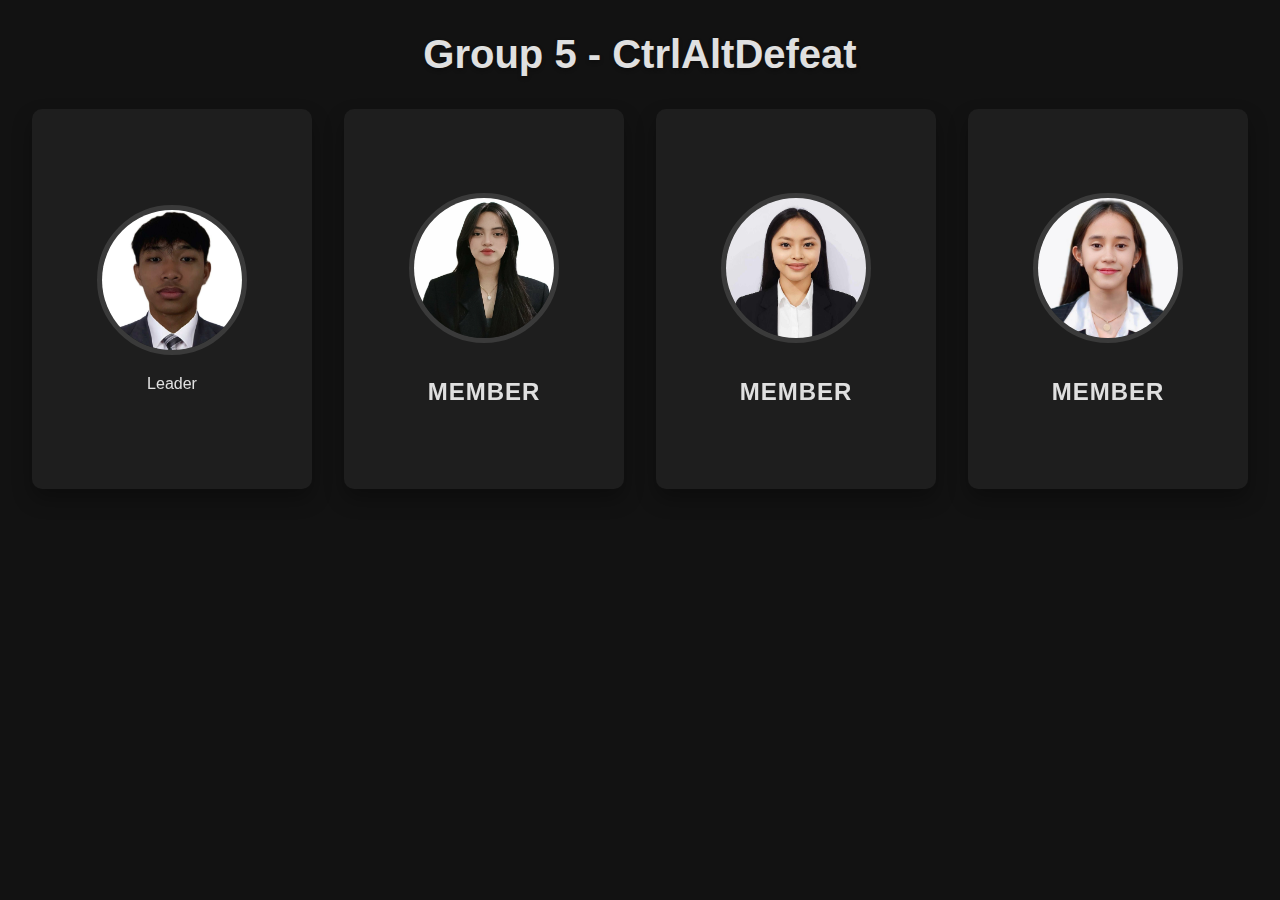
<file: index.html>
<!DOCTYPE html>
<html lang="en">
<head>
    <meta charset="UTF-8">
    <meta name="viewport" content="width=device-width, initial-scale=1.0">
    <title>Group 5</title>
    <link rel="stylesheet" href="styles.css">
</head>
<body>
    
<h1>Group 5 -  CtrlAltDefeat </h1>
    
<div class="teamname">

    <div class="flipCard">
        <div class="innerflipCard">
            <div class="frontflipCard">
                <img src="Francis Angeles.jpg" alt="Francis Angeles" class="profile-image">
                <div class="nameCard">Leader</div>
            </div>
            <div class="backflipCard">
                <div class="itemDetail">
                    <span class="labelDetail">Name:</span>
                    <span class="valueDetail">Francis Angeles</span>
                </div>
                <div class="itemDetail">
                    <span class="labelDetail">Age:</span>
                    <span class="valueDetail">20</span>
                </div>
                <div class="itemDetail">
                    <span class="labelDetail">Profile:</span>
                    <span class="valueDetail"><a href="#" class="profile-link">https://www.facebook.com/fkbjt</a></span>
                </div>
                <div class="itemDetail">
                    <span class="labelDetail">Email:</span>
                    <span class="valueDetail">angelesfrancis_bsit@plmun.edu.ph</span>
                </div>
            </div>
        </div>
    </div>

<div class="flipCard">
        <div class="innerflipCard">
            <div class="frontflipCard">
                <img src="Lysa Guita.jpg" alt="Lysa Guita" class="profile-image">
                <div class="name-card">Member</div>
            </div>
            <div class="backflipCard">
                <div class="itemDetail">
                    <span class="labelDetail">Name:</span>
                    <span class="valueDetail">Lysa Guita</span>
                </div>
                <div class="itemDetail">
                    <span class="labelDetail">Age:</span>
                    <span class="valueDetail">20</span>
                </div>
                <div class="itemDetail">
                    <span class="labelDetail">Profile:</span>
                    <span class="valueDetail"><a href="#" class="profile-link">https://www.facebook.com/share/174az3KpTS/</a></span>
                </div>
                <div class="itemDetail">
                    <span class="labelDetail">Email:</span>
                    <span class="valueDetail">guitalysa_bsit@plmun.edu.ph</span>
                </div>
            </div>
        </div>
    </div>
    <div class="flipCard">
        <div class="innerflipCard">
            <div class="frontflipCard">
                <img src="Clarice Joyce Lumanglas Phodaca.jpg" alt="Clarice Joyce Lumanglas Phodaca" class="profile-image">
                <div class="name-card">Member</div>
            </div>
            <div class="backflipCard">
                <div class="itemDetail">
                    <span class="labelDetail">Name:</span>
                    <span class="valueDetail">Clarice Joyce Lumanglas Phodaca</span>
                </div>
                <div class="itemDetail">
                    <span class="labelDetail">Age:</span>
                    <span class="valueDetail">20</span>
                </div>
                <div class="itemDetail">
                    <span class="labelDetail">Profile:</span>
                    <span class="valueDetail"><a href="#" class="profile-link">https://www.facebook.com/share/14FV2LpikFe/</a></span>
                </div>
                <div class="itemDetail">
                    <span class="labelDetail">Email:</span>
                    <span class="valueDetail">phodacaclaricejoycelumanglas_bsit@plmun.edu.ph</span>
                </div>
            </div>
        </div>
    </div>
    <div class="flipCard">
        <div class="innerflipCard">
            <div class="frontflipCard">
                <img src="Julie Rhose Ferreras.jpg" alt="Julie Rhose Ferreras" class="profile-image">
                <div class="name-card">Member</div>
            </div>
            <div class="backflipCard">
                <div class="itemDetail">
                    <span class="labelDetail">Name:</span>
                    <span class="valueDetail">Julie Rhose Ferreras</span>
                </div>
                <div class="itemDetail">
                    <span class="labelDetail">Age:</span>
                    <span class="valueDetail">20</span>
                </div>
                <div class="itemDetail">
                    <span class="labelDetail">Profile:</span>
                    <span class="valueDetail"><a href="#" class="profile-link">https://www.facebook.com/share/1Es8G843Fp/</a></span>
                </div>
                <div class="itemDetail">
                    <span class="labelDetail">Email:</span>
                    <span class="valueDetail">ferrerasjulierhose_bsit@plmun.edu.ph</span>
                </div>
            </div>
        </div>
    </div>


</body>
    
</html>
</file>
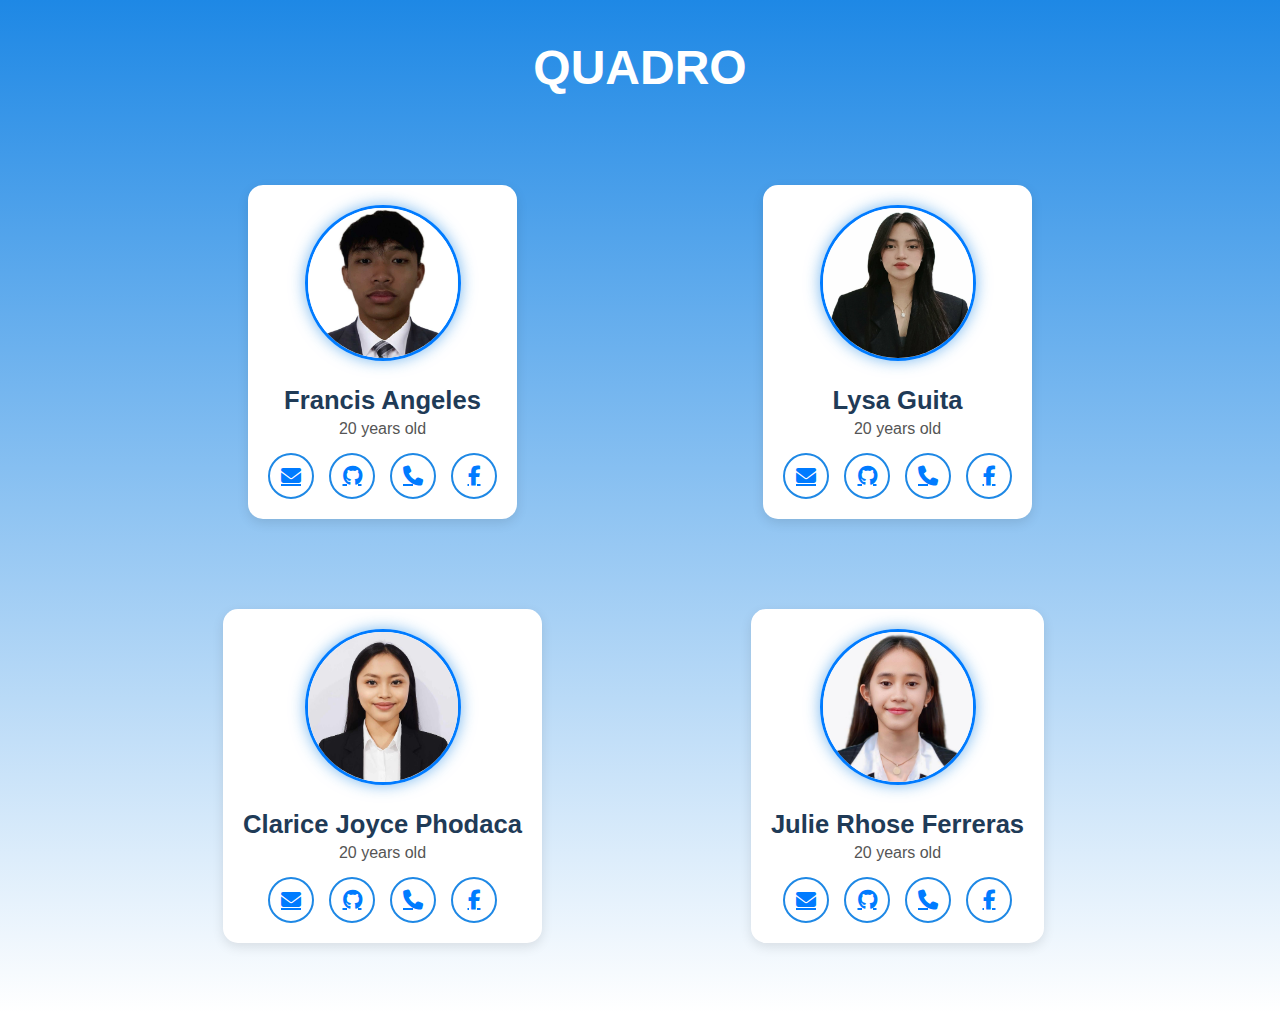
<file: xercise #3 -Group Activity using GET Method/QUADRO-main/index.html>
<!DOCTYPE html>
<html lang="en">
<head>
    <meta charset="UTF-8">
    <title>QUADRO</title>
    <link rel="stylesheet" href="style.css">
    <link rel="stylesheet" href="https://cdnjs.cloudflare.com/ajax/libs/font-awesome/6.5.0/css/all.min.css">
</head>
<body>
<style>
        
        .search-form {
            display: flex;
            justify-content: center;
            align-items: center;
            margin: 20px auto;
            gap: 10px;
            max-width: 500px;
        }

        .search-form input[type="text"] {
            flex: 1;
            padding: 12px 15px;
            border: 2px solid #ccc;
            border-radius: 25px;
            font-size: 16px;
            outline: none;
            transition: 0.3s;
        }

        .search-form input[type="text"]:focus {
            border-color: #007BFF;
            box-shadow: 0 0 8px rgba(0, 123, 255, 0.4);
        }

        .search-form button {
            background-color: #007BFF;
            color: white;
            border: none;
            padding: 12px 20px;
            border-radius: 25px;
            cursor: pointer;
            font-size: 16px;
            transition: 0.3s;
            display: flex;
            align-items: center;
            gap: 5px;
        }

        .search-form button:hover {
            background-color: #0056b3;
        }

        .search-form button i {
            font-size: 16px;
        }

        .container p {
            text-align: center;
            font-size: 18px;
            margin-top: 20px;
            color: #555;
        }

        /* Profile box centered */
        .member {
            display: flex;
            flex-direction: column;
            align-items: center;
            justify-content: center;
            max-width: 400px;
            margin: 30px auto; /* This centers it */
            padding: 20px;
            background: #fff;
            border-radius: 15px;
            box-shadow: 0 4px 12px rgba(0,0,0,0.1);
            text-align: center;
        }

        .member img {
            width: 150px;
            height: 150px;
            object-fit: cover;
            border-radius: 50%;
            margin-bottom: 15px;
            border: 3px solid #007BFF;
        }

        .member-info h2 {
            margin: 10px 0 5px;
        }

        .member-info p {
            margin: 0 0 15px;
            font-size: 16px;
        }

        .social-links {
            display: flex;
            justify-content: center;
            gap: 15px;
        }

        .social-links a {
            color: #007BFF;
            font-size: 20px;
            transition: 0.3s;
        }

        .social-links a:hover {
            color: #0056b3;
        }
    </style>


    <h1>QUADRO</h1>

    <div class="container">
	
        <div class="member">
            <img src="Francis Angeles.jpg" alt="Francis Angeles">
            <div class="member-info">
                <h2>Francis Angeles</h2>
                <p>20 years old</p>
                <div class="social-links">
                    <a href="https://mail.google.com/mail/?view=cm&to=angelesfrancis_bsit@plmun.edu.ph" target="_blank"><i class="fa-solid fa-envelope"></i></a>
                    <a href="https://github.com/francisangeles" target="_blank"><i class="fa-brands fa-github"></i></a>
                    <a href="tel:+639604449220"><i class="fa-solid fa-phone"></i></a>
                    <a href="https://www.facebook.com/fkbjt" target="_blank"><i class="fa-brands fa-facebook-f"></i></a>
                </div>
            </div>
        </div>
		
        <div class="member">
            <img src="Lysa Guita.jpg" alt="Lysa Guita">
            <div class="member-info">
                <h2>Lysa Guita</h2>
                <p>20 years old</p>
                <div class="social-links">
                    <a href="https://mail.google.com/mail/?view=cm&to=guitalysa_bsit@plmun.edu.ph" target="_blank"><i class="fa-solid fa-envelope"></i></a>
                    <a href="https://github.com/cm-lysaa" target="_blank"><i class="fa-brands fa-github"></i></a>
                    <a href="tel:+639551422713"><i class="fa-solid fa-phone"></i></a>
                    <a href="https://www.facebook.com/cz.yslaa" target="_blank"><i class="fa-brands fa-facebook-f"></i></a>
                </div>
            </div>
        </div>
		
        <div class="member">
            <img src="Clarice Joyce Lumanglas Phodaca.jpg" alt="Clarice Joyce Phodaca">
            <div class="member-info">
                <h2>Clarice Joyce Phodaca</h2>
                <p>20 years old</p>
                <div class="social-links">
                    <a href="https://mail.google.com/mail/?view=cm&to=phodacaclaricejoycelumanglas_bsit@plmun.edu.ph" target="_blank"><i class="fa-solid fa-envelope"></i></a>
                    <a href="https://github.com/phodacaclaricejoycelumanglasbsit-arch" target="_blank"><i class="fa-brands fa-github"></i></a>
                    <a href="tel:+639387973599"><i class="fa-solid fa-phone"></i></a>
                    <a href="https://www.facebook.com/claricejoycelumanglas.phodaca" target="_blank"><i class="fa-brands fa-facebook-f"></i></a>
                </div>
            </div>
        </div>
		
        <div class="member">
            <img src="Julie Rhose Ferreras.jpg" alt="Julie Rhose Ferreras">
            <div class="member-info">
                <h2>Julie Rhose Ferreras</h2>
                <p>20 years old</p>
                <div class="social-links">
                    <a href="https://mail.google.com/mail/?view=cm&to=ferrerasjulierhose_bsit@plmun.edu.ph" target="_blank"><i class="fa-solid fa-envelope"></i></a>
                    <a href="https://github.com/ferrerasjulierhose-cell" target="_blank"><i class="fa-brands fa-github"></i></a>
                    <a href="tel:+639388711055"><i class="fa-solid fa-phone"></i></a>
                    <a href="https://www.facebook.com/julierhose.ferreras.1" target="_blank"><i class="fa-brands fa-facebook-f"></i></a>
                </div>
            </div>
        </div>

    </div>

</body>
</html>
</file>
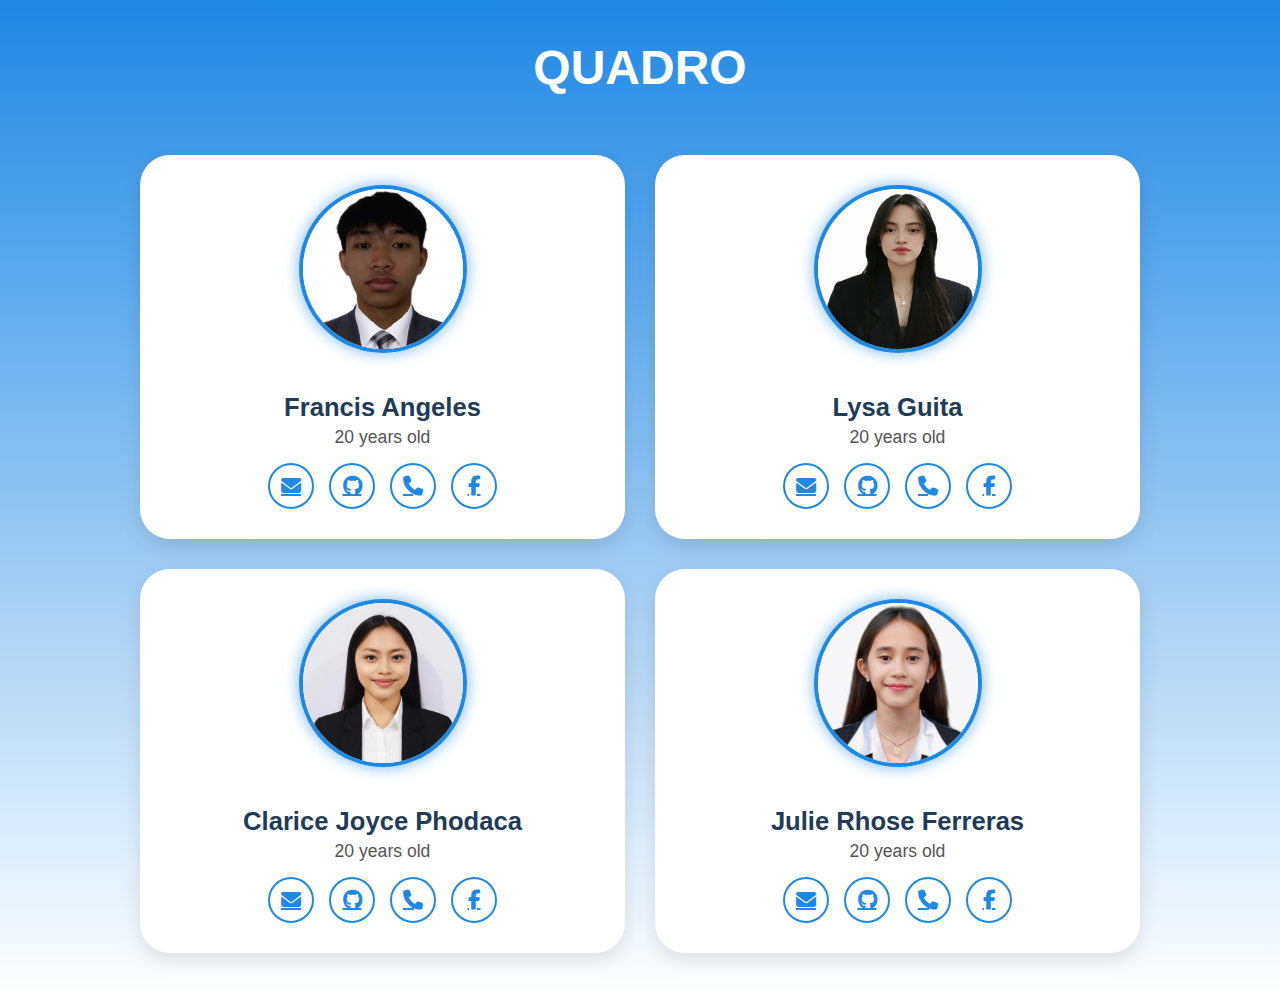
<file: Activity 1/Quadro/QUADRO-main/index.html>
<!DOCTYPE html>
<html lang="en">
<head>
    <meta charset="UTF-8">
    <title>QUADRO</title>
    <link rel="stylesheet" href="style.css">
    <link rel="stylesheet" href="https://cdnjs.cloudflare.com/ajax/libs/font-awesome/6.5.0/css/all.min.css">
</head>
<body>

    <h1>QUADRO</h1>

    <div class="container">
	
        <div class="member">
            <img src="Francis Angeles.jpg" alt="Francis Angeles">
            <div class="member-info">
                <h2>Francis Angeles</h2>
                <p>20 years old</p>
                <div class="social-links">
                    <a href="https://mail.google.com/mail/?view=cm&to=angelesfrancis_bsit@plmun.edu.ph" target="_blank"><i class="fa-solid fa-envelope"></i></a>
                    <a href="https://github.com/francisangeles" target="_blank"><i class="fa-brands fa-github"></i></a>
                    <a href="tel:+639604449220"><i class="fa-solid fa-phone"></i></a>
                    <a href="https://www.facebook.com/fkbjt" target="_blank"><i class="fa-brands fa-facebook-f"></i></a>
                </div>
            </div>
        </div>
		
        <div class="member">
            <img src="Lysa Guita.jpg" alt="Lysa Guita">
            <div class="member-info">
                <h2>Lysa Guita</h2>
                <p>20 years old</p>
                <div class="social-links">
                    <a href="https://mail.google.com/mail/?view=cm&to=guitalysa_bsit@plmun.edu.ph" target="_blank"><i class="fa-solid fa-envelope"></i></a>
                    <a href="https://github.com/cm-lysaa" target="_blank"><i class="fa-brands fa-github"></i></a>
                    <a href="tel:+639551422713"><i class="fa-solid fa-phone"></i></a>
                    <a href="https://www.facebook.com/cz.yslaa" target="_blank"><i class="fa-brands fa-facebook-f"></i></a>
                </div>
            </div>
        </div>
		
        <div class="member">
            <img src="Clarice Joyce Lumanglas Phodaca.jpg" alt="Clarice Joyce Phodaca">
            <div class="member-info">
                <h2>Clarice Joyce Phodaca</h2>
                <p>20 years old</p>
                <div class="social-links">
                    <a href="https://mail.google.com/mail/?view=cm&to=phodacaclaricejoycelumanglas_bsit@plmun.edu.ph" target="_blank"><i class="fa-solid fa-envelope"></i></a>
                    <a href="https://github.com/phodacaclaricejoycelumanglasbsit-arch" target="_blank"><i class="fa-brands fa-github"></i></a>
                    <a href="tel:+639387973599"><i class="fa-solid fa-phone"></i></a>
                    <a href="https://www.facebook.com/claricejoycelumanglas.phodaca" target="_blank"><i class="fa-brands fa-facebook-f"></i></a>
                </div>
            </div>
        </div>
		
        <div class="member">
            <img src="Julie Rhose Ferreras.jpg" alt="Julie Rhose Ferreras">
            <div class="member-info">
                <h2>Julie Rhose Ferreras</h2>
                <p>20 years old</p>
                <div class="social-links">
                    <a href="https://mail.google.com/mail/?view=cm&to=ferrerasjulierhose_bsit@plmun.edu.ph" target="_blank"><i class="fa-solid fa-envelope"></i></a>
                    <a href="https://github.com/ferrerasjulierhose-cell" target="_blank"><i class="fa-brands fa-github"></i></a>
                    <a href="tel:+639388711055"><i class="fa-solid fa-phone"></i></a>
                    <a href="https://www.facebook.com/julierhose.ferreras.1" target="_blank"><i class="fa-brands fa-facebook-f"></i></a>
                </div>
            </div>
        </div>

    </div>

</body>
</html>
</file>
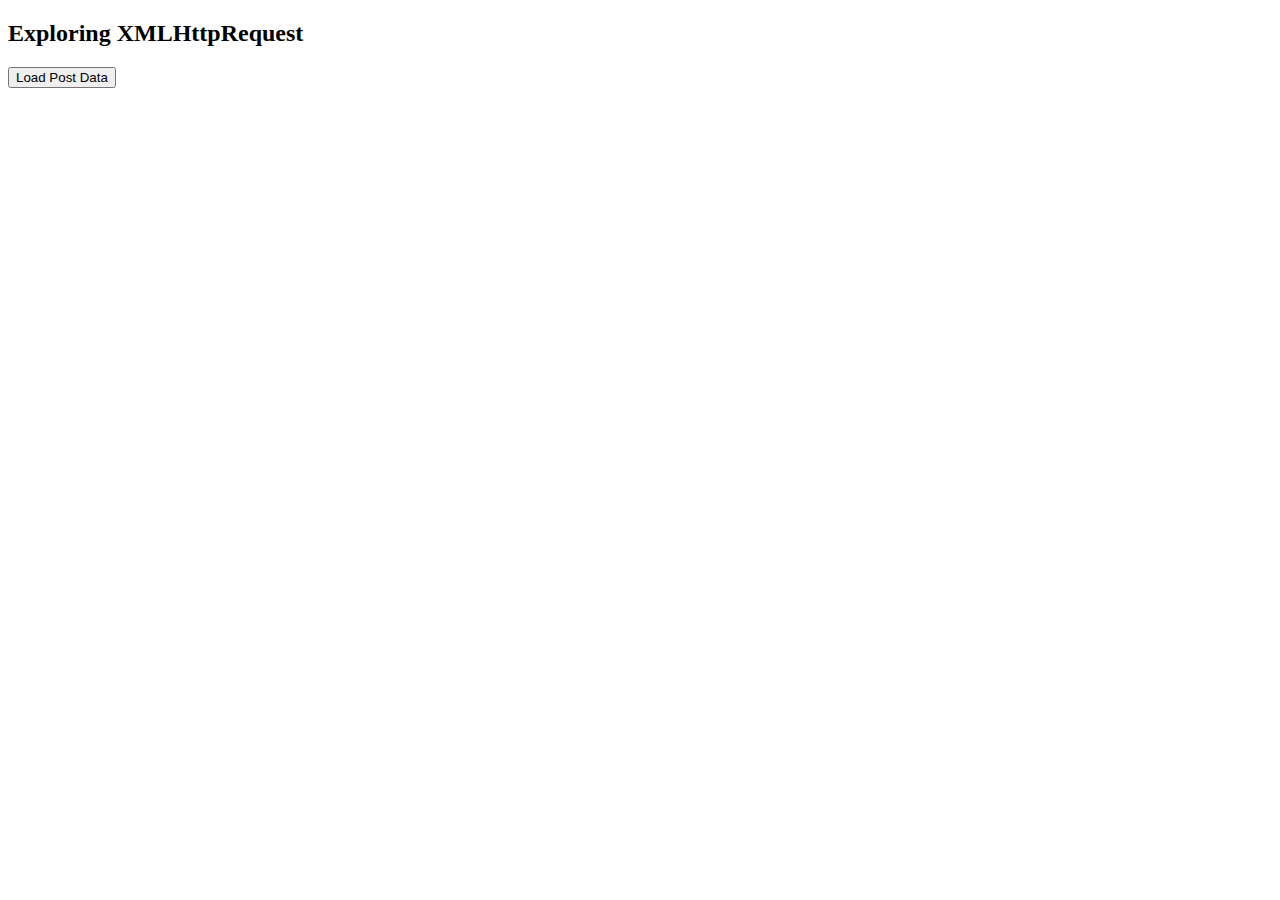
<file: Angeles_Francis_Lab1_XMLHttpRequestxhr-answers.txt/xhr-demo.html>
<!DOCTYPE html>
<html>
<head>
  <meta charset="UTF-8">
  <title>Simple XMLHttpRequest Example</title>
</head>
<body>
  <h2>Exploring XMLHttpRequest</h2>
  <button id="loadBtn">Load Post Data</button>
  <div id="result" style="margin-top: 20px;"></div>

  <script>
  
    document.getElementById("loadBtn").onclick = function() {
	
      var xhr = new XMLHttpRequest();
	  
      xhr.onload = function() {
        var resultDiv = document.getElementById("result");
		
        if (xhr.status === 200) {
          resultDiv.innerHTML = `
            <h3 style="color:green;">Post Loaded Successfully!</h3>
            <p><b>Title:</b> Lab Exercise 2 – Exploring XMLHttpRequest</p>
            <p><b>Content:</b> To understand and demonstrate how JavaScript’s XMLHttpRequest object communicates with a server, retrieves data, and handles responses and errors.</p>
          `;
		  
        } else {
          resultDiv.innerHTML = `
            <span style="color:red;">Error: ${xhr.status} - ${xhr.statusText}</span>
          `;
        }
      };

      xhr.open("GET", "https://jsonplaceholder.typicode.com/posts/1", true);
      xhr.send();
    };
  </script>
</body>
</html>
</file>
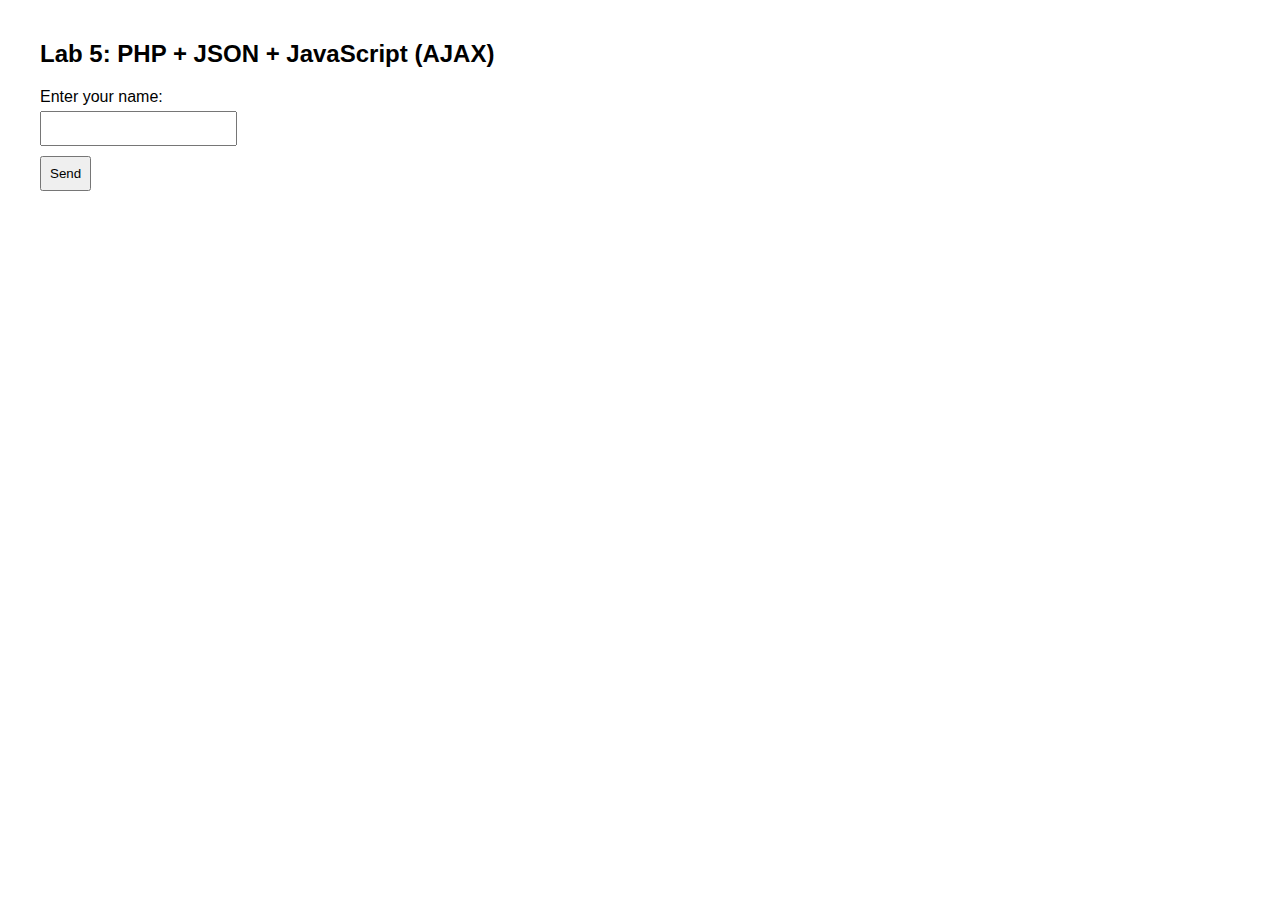
<file: FINALS Lab Exercises #1/lab5_form.html>
<!DOCTYPE html>
<html lang="en">
<head>
    <meta charset="UTF-8">
    <title>Lab 5: PHP + JSON + JavaScript (AJAX)</title>
    <style>
        body {
            font-family: Arial, sans-serif;
            margin: 40px;
        }
        input, button {
            margin: 5px 0;
            padding: 8px;
        }
        #result {
            margin-top: 15px;
            color: green;
            font-weight: bold;
        }
    </style>
</head>
<body>
    <h2>Lab 5: PHP + JSON + JavaScript (AJAX)</h2>

    <form id="userForm">
        <label>Enter your name:</label><br>
        <input type="text" id="name" required>
        <br>
        <button type="submit">Send</button>
    </form>

    <div id="result"></div>

    <script>
        document.getElementById("userForm").addEventListener("submit", function(e) {
            e.preventDefault();

            const name = document.getElementById("name").value;

            fetch("lab5_server.php", {
                method: "POST",
                headers: {
                    "Content-Type": "application/json"
                },
                body: JSON.stringify({ name: name })
            })
            .then(response => response.json())
            .then(data => {
                document.getElementById("result").innerText =
                    JSON.stringify(data);
            })
            .catch(error => {
                console.error("Error:", error);
            });
        });
    </script>
</body>
</html>
</file>
<file: styles.css>
:root {
    --primary-bg: #121212;
    --secondary-bg: #1e1e1e;
    --accent-grey: #2d2d2d;
    --text-color: #e0e0e0;
    --highlight-color: #3a3a3a;
}

* {
    margin: 0;
    padding: 0;
    box-sizing: border-box;
    font-family: 'Segoe UI', Tahoma, Geneva, Verdana, sans-serif;
}

body {
    background-color: var(--primary-bg);
    color: var(--text-color);
    min-height: 100vh;
    display: flex;
    flex-direction: column;
    align-items: center;
    padding: 2rem;
}

h1 {
    margin-bottom: 2rem;
    text-align: center;
    font-size: 2.5rem;
    color: var(--text-color);
    text-shadow: 0 2px 4px rgba(0, 0, 0, 0.3);
}

.teamname {
    display: flex;

    justify-content: center;
    gap: 2rem;
}


.flipCard {
    background-color: transparent;
    width: 280px;
    height: 380px;
    perspective: 1000px;
}

.innerflipCard {
    position: relative;
    width: 100%;
    height: 100%;
    text-align: center;
    transition: transform 0.6s;
    transform-style: preserve-3d;
}

.flipCard:hover .innerflipCard {
    transform: rotateY(180deg);
}

.frontflipCard, .backflipCard {
    position: absolute;
    width: 100%;
    height: 100%;
    -webkit-backface-visibility: hidden;
    backface-visibility: hidden;
    border-radius: 10px;
    overflow: hidden;
    box-shadow: 0 10px 20px rgba(0, 0, 0, 0.3);
}

.frontflipCard {
    background-color: var(--secondary-bg);
    display: flex;
    flex-direction: column;
    align-items: center;
    justify-content: center;
    padding: 20px;
}

.backflipCard {
    background-color: var(--accent-grey);
    transform: rotateY(180deg);
    display: flex;
    flex-direction: column;
    justify-content: center;
    padding: 20px;
    text-align: left;
}

.profile-image {
    width: 150px;
    height: 150px;
    border-radius: 50%;
    object-fit: cover;
    margin-bottom: 20px;
    border: 5px solid var(--highlight-color);
    transition: all 0.3s ease;
}

.frontflipCard .profile-image:hover {
    transform: scale(1.05);
    box-shadow: 0 0 15px rgba(255, 255, 255, 0.2);
}

.name-card {
    margin-top: 15px;
    font-size: 1.5rem;
    font-weight: bold;
    color: var(--text-color);
    text-transform: uppercase;
    letter-spacing: 1px;
}

.itemDetail {
    margin-bottom: 15px;
    padding-bottom: 5px;
    border-bottom: 1px solid var(--highlight-color);
    overflow-wrap: break-word; 
}

.itemDetail:last-child {
    border-bottom: none;
}

.labelDetail {
    font-weight: bold;
    display: block;
    margin-bottom: 3px;
    color: var(--text-color);
}

.valueDetail {
    color: #ccc;
}

.profile-link {
    color: #4dabf7;
    text-decoration: none;
    transition: color 0.3s;
}

.profile-link:hover {
    color: #74c0fc;
    text-decoration: underline;
}

@media (max-width: 768px) {
    .teamname {
        gap: 1.5rem;
    }
    
    .flipCard
{
        width: 240px;
        height: 340px;
    }
}

@media (max-width: 480px) {
    .teamname {
        gap: 1rem;
    }
    
    .flipCard{
        width: 100%;
        max-width: 300px;
        height: auto;
        min-height: 400px;
    }
}
</file>
<file: xercise #3 -Group Activity using GET Method/QUADRO-main/style.css>
body {
	margin: 0;
	padding: 0;
	font-family: 'Segoe UI', Tahoma, Geneva, Verdana, sans-serif;
	background: linear-gradient(to bottom, #1e88e5, #ffffff);
	color: #333;
}

h1 {
	text-align: center;
	font-size: 3em; 
	color: #fff;
	padding: 40px 0 20px;
	margin: 0;
}

.container {
	display: grid;
	grid-template-columns: repeat(2, 1fr);
	gap: 30px;
	padding: 40px;
	max-width: 1000px;
	margin: auto;
}

.member {
	background: #fff;
	border-radius: 30px;
	box-shadow: 0 8px 20px rgba(0,0,0,0.1);
	text-align: center;
	padding: 30px 20px;
	transition: transform 0.3s ease, box-shadow 0.3s ease;
}

.member:hover {
	transform: translateY(-5px);
	box-shadow: 0 12px 30px rgba(0,0,0,0.15);
}

.member img {
	width: 160px; 
	height: 160px;
	border-radius: 50%;
	object-fit: cover;
	margin-bottom: 15px;
	border: 4px solid #1e88e5; 
	box-shadow: 0 0 15px rgba(30, 136, 229, 0.6); 
	transition: all 0.3s ease;
}

.member:hover img {
	box-shadow: 0 0 25px rgba(30, 136, 229, 0.9);
}

.member-info h2 {
	font-size: 1.6em; 
	font-weight: bold;
	color: #1f3b57;
	margin-bottom: 5px;
}

.member-info p {
	font-size: 1.1em; 
	color: #555;
	margin: 5px 0 15px;
}

.social-links {
	display: flex;
	justify-content: center;
	gap: 15px;
}

.social-links a {
	display: inline-flex;
	justify-content: center;
	align-items: center;
	width: 42px;
	height: 42px;
	border-radius: 50%;
	border: 2px solid #1e88e5;
	color: #1e88e5;
	font-size: 20px;
	transition: all 0.3s ease;
}

.social-links a:hover {
	background: #1e88e5;
	color: #fff;
}

@media (max-width: 768px) {
	.container {
		grid-template-columns: 1fr;
	}
}
</file>
<file: Activity 1/Quadro/QUADRO-main/style.css>
body {
	margin: 0;
	padding: 0;
	font-family: 'Segoe UI', Tahoma, Geneva, Verdana, sans-serif;
	background: linear-gradient(to bottom, #1e88e5, #ffffff);
	color: #333;
}

h1 {
	text-align: center;
	font-size: 3em; 
	color: #fff;
	padding: 40px 0 20px;
	margin: 0;
}

.container {
	display: grid;
	grid-template-columns: repeat(2, 1fr);
	gap: 30px;
	padding: 40px;
	max-width: 1000px;
	margin: auto;
}

.member {
	background: #fff;
	border-radius: 30px;
	box-shadow: 0 8px 20px rgba(0,0,0,0.1);
	text-align: center;
	padding: 30px 20px;
	transition: transform 0.3s ease, box-shadow 0.3s ease;
}

.member:hover {
	transform: translateY(-5px);
	box-shadow: 0 12px 30px rgba(0,0,0,0.15);
}

.member img {
	width: 160px; 
	height: 160px;
	border-radius: 50%;
	object-fit: cover;
	margin-bottom: 15px;
	border: 4px solid #1e88e5; 
	box-shadow: 0 0 15px rgba(30, 136, 229, 0.6); 
	transition: all 0.3s ease;
}

.member:hover img {
	box-shadow: 0 0 25px rgba(30, 136, 229, 0.9);
}

.member-info h2 {
	font-size: 1.6em; 
	font-weight: bold;
	color: #1f3b57;
	margin-bottom: 5px;
}

.member-info p {
	font-size: 1.1em; 
	color: #555;
	margin: 5px 0 15px;
}

.social-links {
	display: flex;
	justify-content: center;
	gap: 15px;
}

.social-links a {
	display: inline-flex;
	justify-content: center;
	align-items: center;
	width: 42px;
	height: 42px;
	border-radius: 50%;
	border: 2px solid #1e88e5;
	color: #1e88e5;
	font-size: 20px;
	transition: all 0.3s ease;
}

.social-links a:hover {
	background: #1e88e5;
	color: #fff;
}

@media (max-width: 768px) {
	.container {
		grid-template-columns: 1fr;
	}
}
</file>
